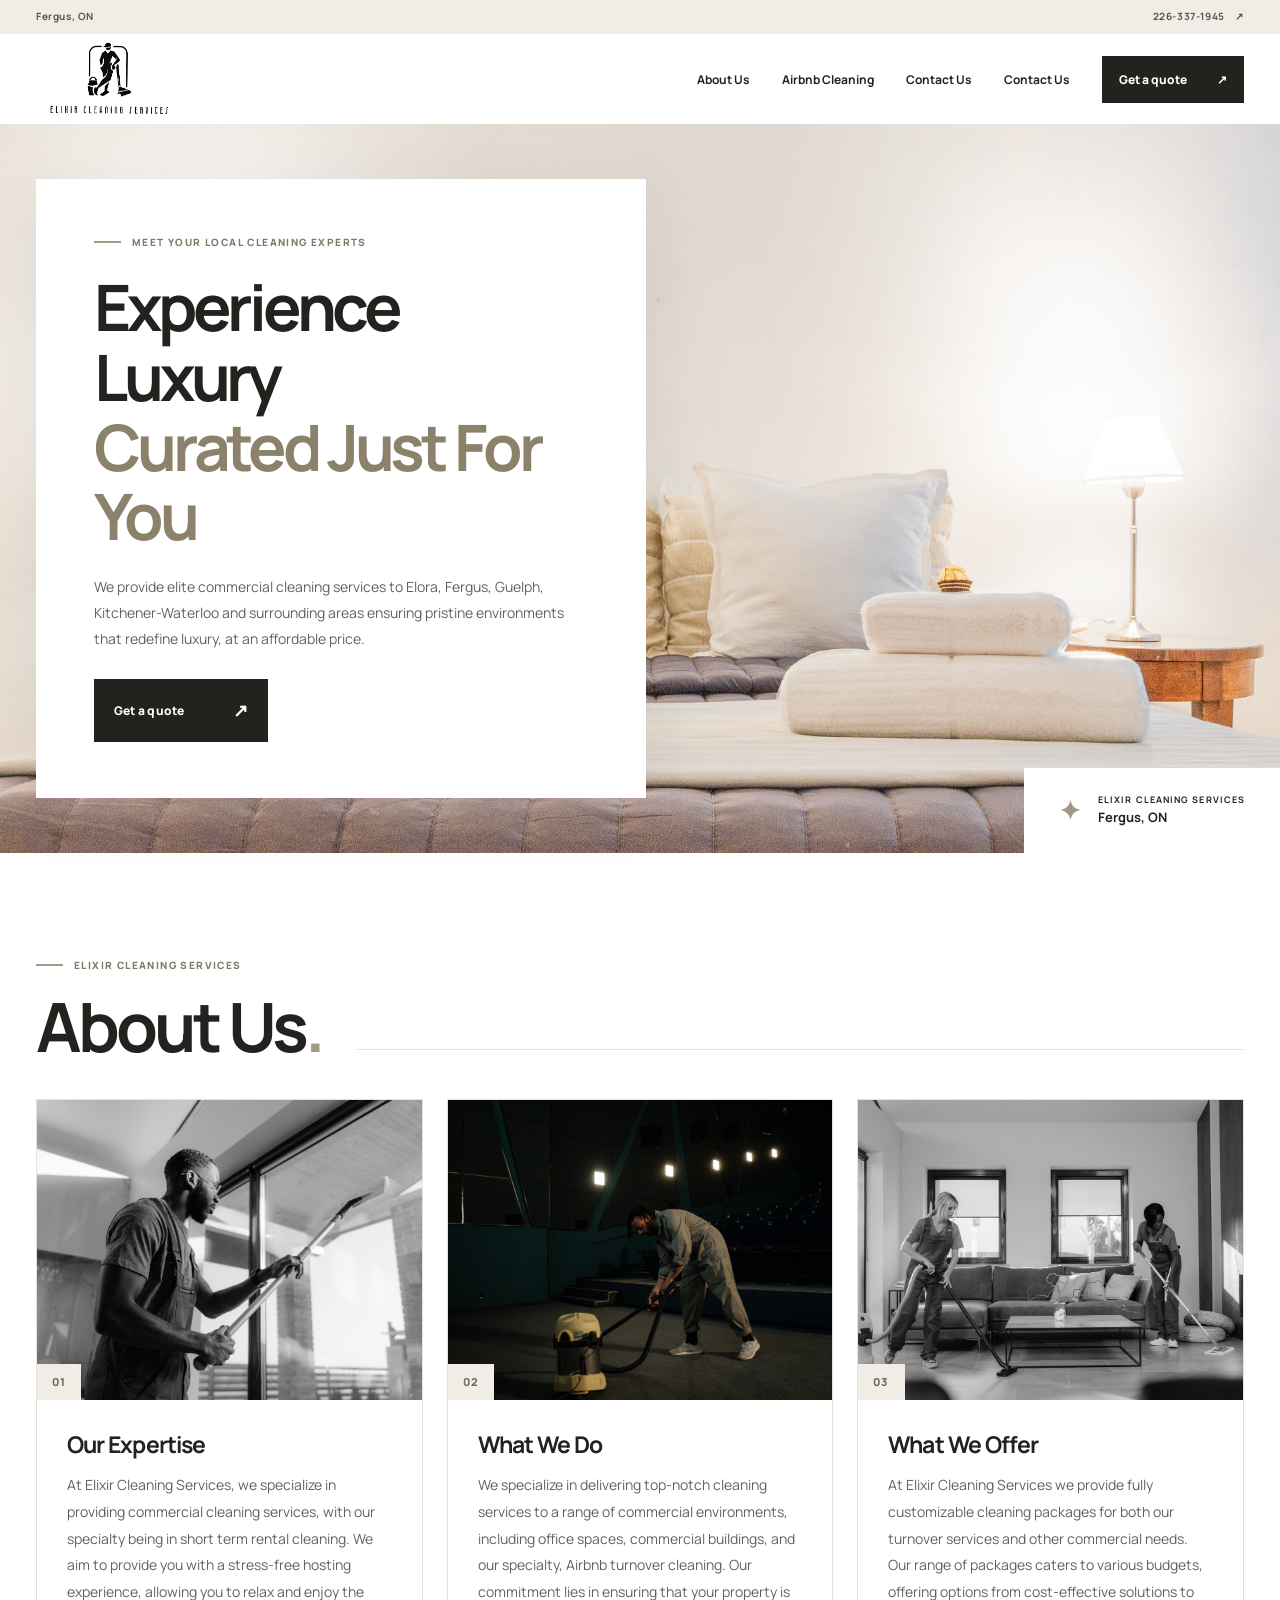
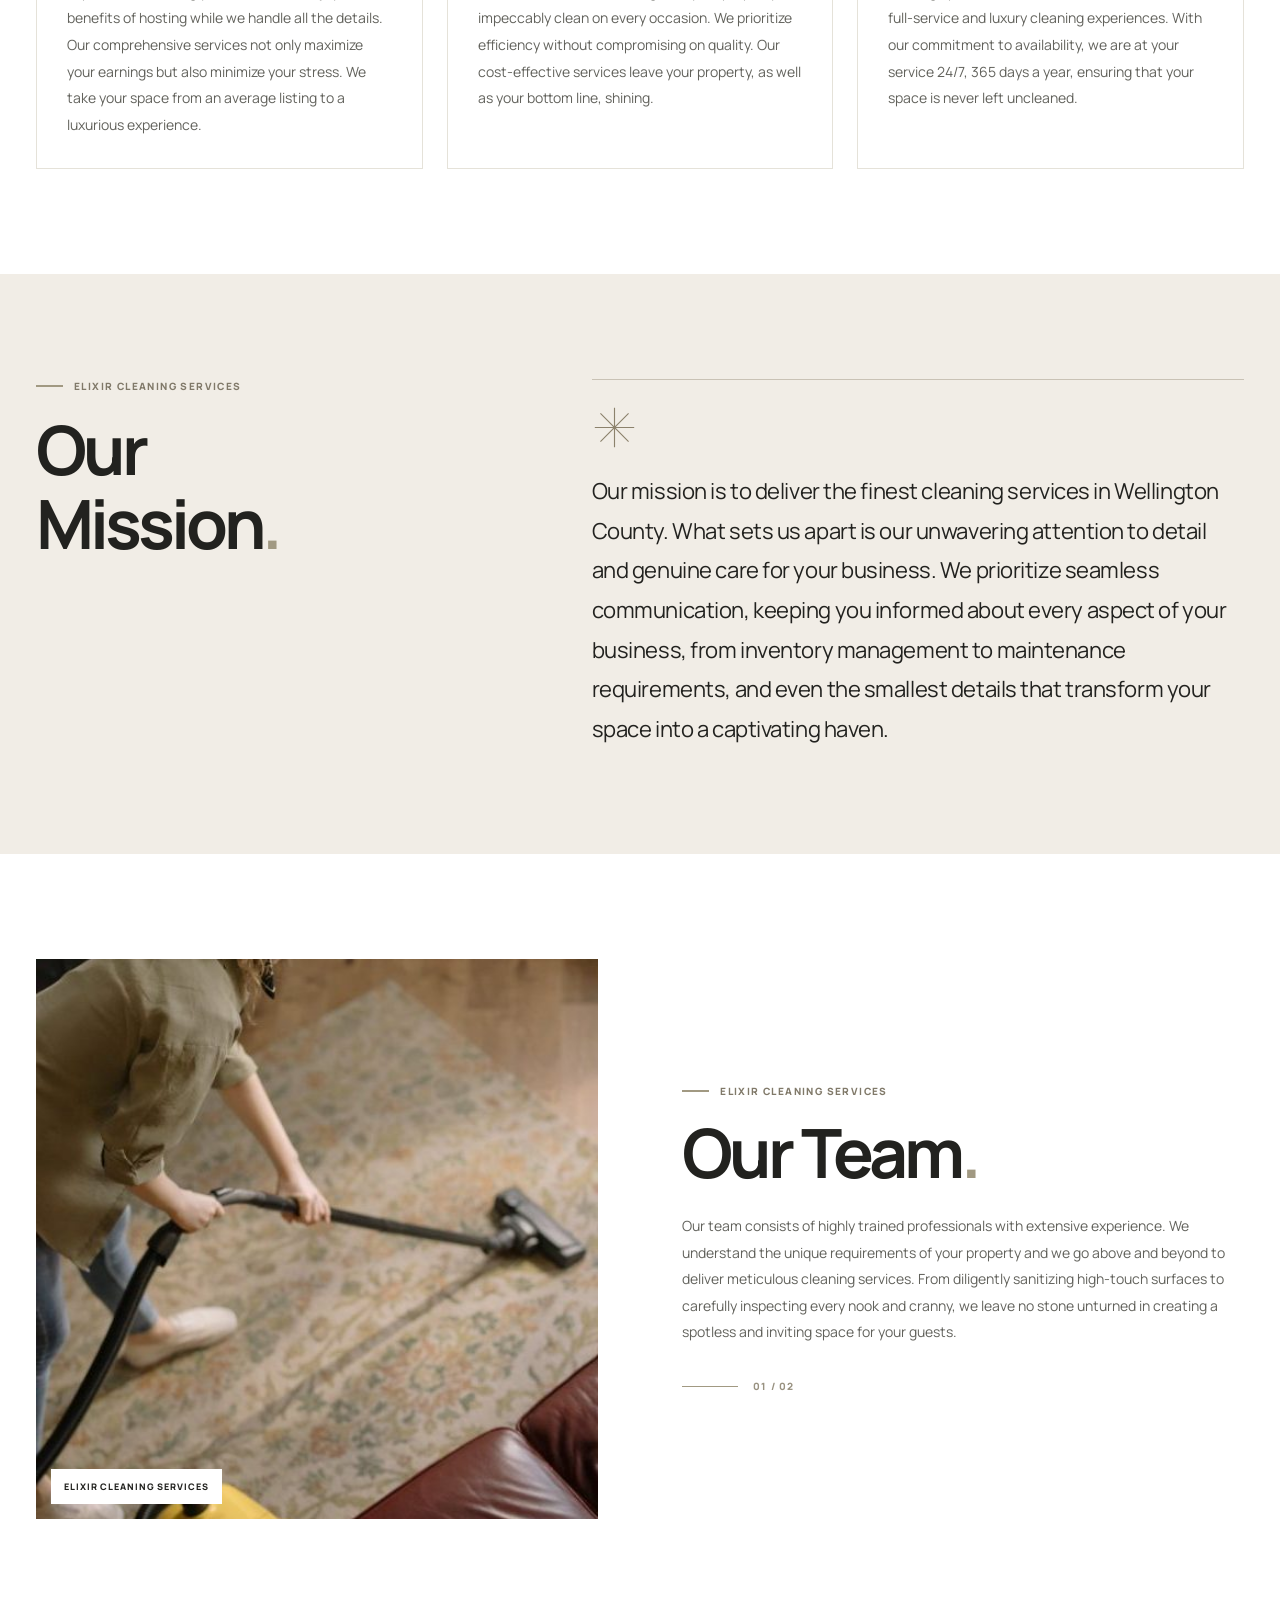
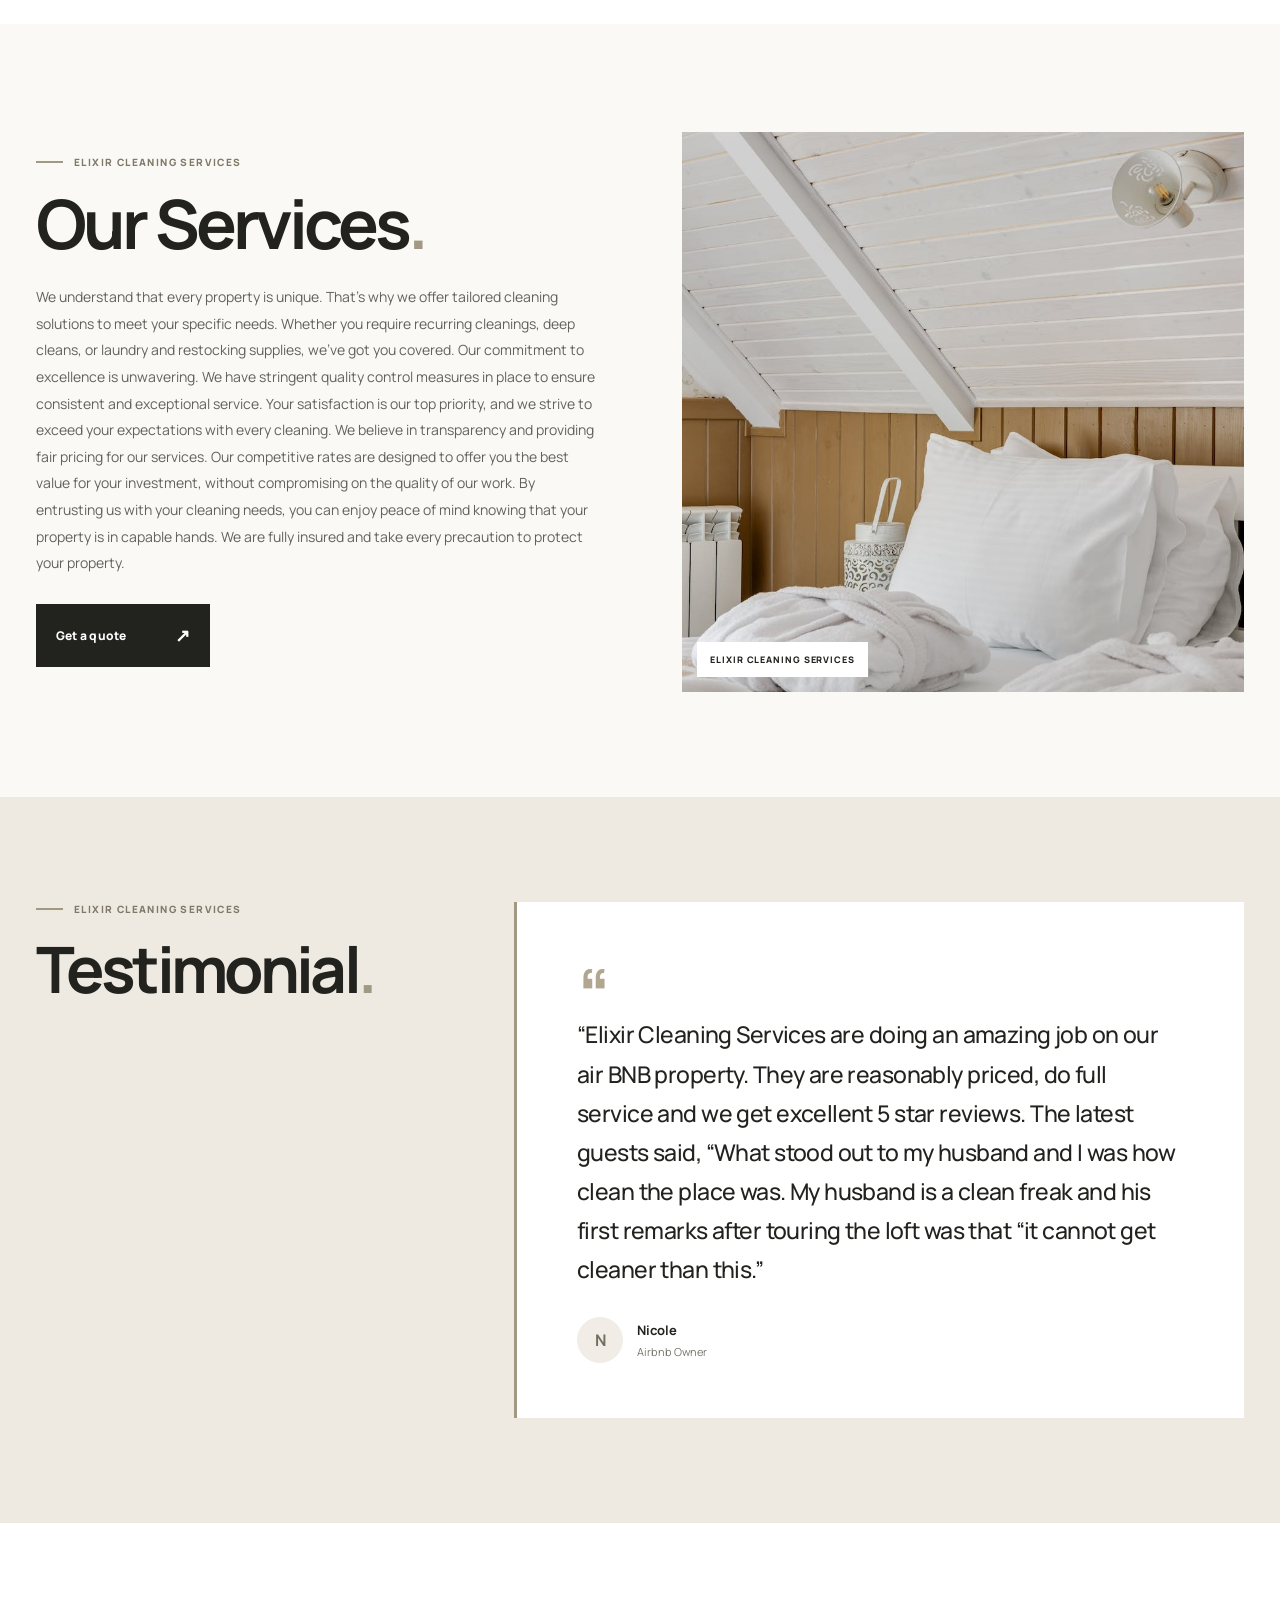
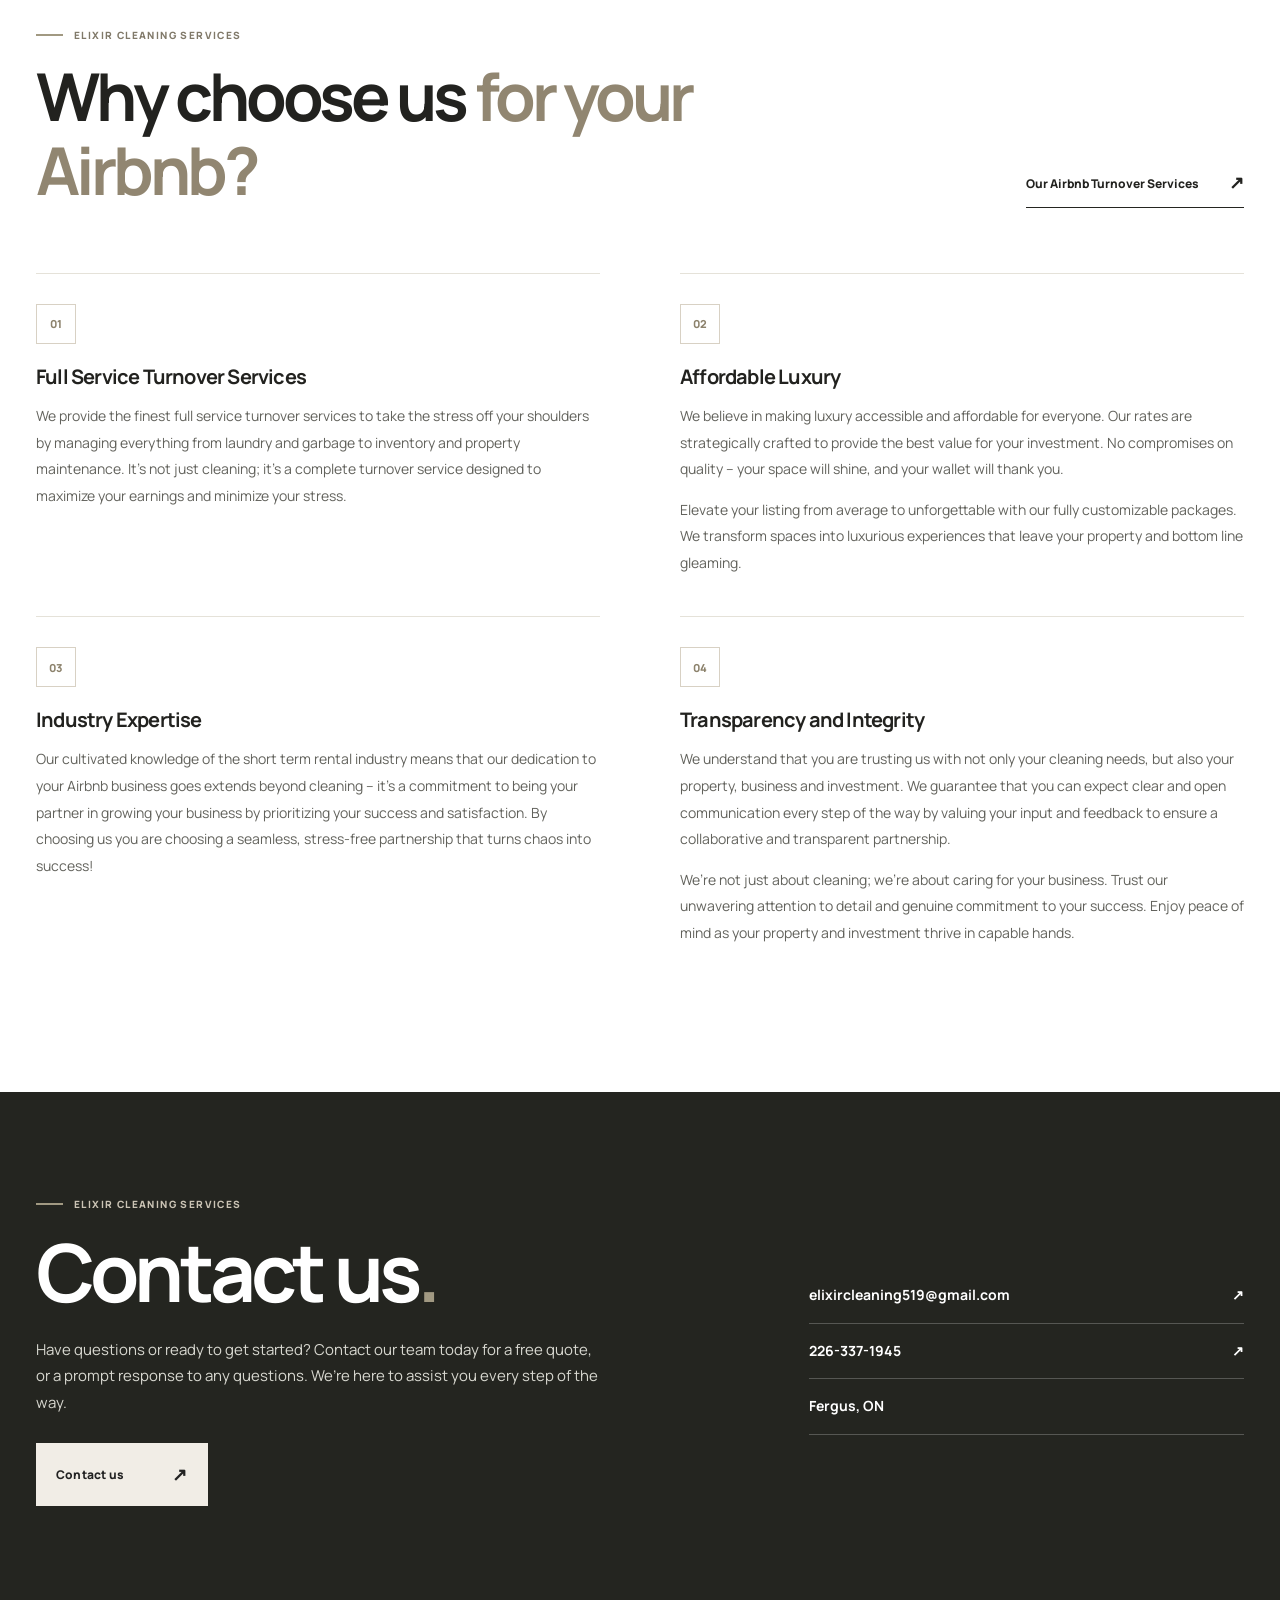
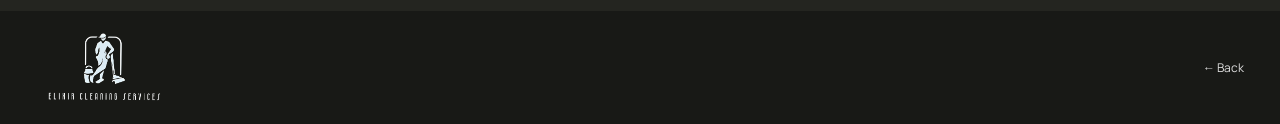
<file: index.html>
<!doctype html>
<html lang="en">
<head>
  <meta charset="utf-8">
  <meta name="viewport" content="width=device-width, initial-scale=1">
  <meta name="robots" content="noindex, nofollow">
  <meta name="description" content="Elixir Cleaning Services provides commercial and short-term rental cleaning in Wellington County and surrounding areas.">
  <title>Elixir Cleaning Services | Experience Luxury Curated Just For You</title>
  <link rel="preload" href="assets/fonts/manrope-400.woff2" as="font" type="font/woff2" crossorigin>
  <link rel="stylesheet" href="css/style.css">
  <script src="js/script.js" defer></script>
</head>
<body>
<a class="skip-link" href="#main">Skip to content</a>
<header class="site-header">
  <div class="utility"><div class="wrap utility-inner"><span>Fergus, ON</span><a href="tel:+12263371945">226-337-1945 <span aria-hidden="true">↗</span></a></div></div>
  <div class="wrap header-inner">
    <a class="brand" href="https://elixircleaningservices.ca/" aria-label="Elixir Cleaning Services home"><img src="assets/logo/elixir-transparent.png" alt="Elixir Cleaning Services" width="215" height="116"></a>
    <button class="menu-toggle" type="button" aria-expanded="false" aria-controls="site-nav"><span class="menu-label">Menu</span><span class="menu-lines" aria-hidden="true"></span></button>
    <nav id="site-nav" aria-label="Main navigation">
      <a href="https://elixircleaningservices.ca/about/">About Us</a><a href="https://elixircleaningservices.ca/why-choose-us/">Airbnb Cleaning</a><a href="https://elixircleaningservices.ca/contact-us/">Contact Us</a><a href="https://elixircleaningservices.ca/contact-us-2/">Contact Us</a>
    </nav>
    <a class="header-quote" href="https://elixircleaningservicesca.wordpress.com/contact-us/">Get a quote <span aria-hidden="true">↗</span></a>
  </div>
</header>
<main id="main">
  <section class="hero" aria-labelledby="hero-title">
    <div class="hero-photo"><img src="assets/images/fred-kleber-7dxe4fizyeu-unsplash-edited.jpg" alt="A luxurious hotel bed with neatly laid towels" fetchpriority="high"></div>
    <div class="wrap hero-wrap"><div class="hero-panel">
      <p class="eyebrow"><span class="eyebrow-mark"></span> MEET YOUR LOCAL CLEANING experts</p>
      <h1 id="hero-title">Experience Luxury <em>Curated Just For You</em></h1>
      <p class="hero-description">We provide elite commercial cleaning services to Elora, Fergus, Guelph, Kitchener-Waterloo and surrounding areas ensuring pristine environments that redefine luxury, at an affordable price.</p>
      <a class="button button-dark" href="https://elixircleaningservicesca.wordpress.com/contact-us/">Get a quote <span aria-hidden="true">↗</span></a>
    </div></div>
    <div class="hero-caption"><span class="caption-icon" aria-hidden="true">✦</span><span>ELIXIR CLEANING SERVICES<br><strong>Fergus, ON</strong></span></div>
  </section>
  <section class="about section-pad" id="about" aria-labelledby="about-title">
    <div class="wrap"><div class="section-heading"><div><p class="eyebrow"><span class="eyebrow-mark"></span> ELIXIR CLEANING SERVICES</p><h2 id="about-title">About Us<span>.</span></h2></div><span class="heading-line" aria-hidden="true"></span></div>
      <div class="about-grid">
        <article class="about-card"><div class="card-image"><img src="assets/images/pexels-tima-miroshnichenko-6195104.jpg" alt="A man cleaning a window" loading="lazy"><span class="card-index">01</span></div><div class="card-copy"><h3>Our Expertise</h3><p>At Elixir Cleaning Services, we specialize in providing commercial cleaning services, with our specialty being in short term rental cleaning. We aim to provide you with a stress-free hosting experience, allowing you to relax and enjoy the benefits of hosting while we handle all the details. Our comprehensive services not only maximize your earnings but also minimize your stress. We take your space from an average listing to a luxurious experience.</p></div></article>
        <article class="about-card"><div class="card-image"><img src="assets/images/pexels-cottonbro-studio-8273523.jpg" alt="Cleaning a commercial space" loading="lazy"><span class="card-index">02</span></div><div class="card-copy"><h3>What We Do</h3><p>We specialize in delivering top-notch cleaning services to a range of commercial environments, including office spaces, commercial buildings, and our specialty, Airbnb turnover cleaning. Our commitment lies in ensuring that your property is impeccably clean on every occasion. We prioritize efficiency without compromising on quality. Our cost-effective services leave your property, as well as your bottom line, shining.</p></div></article>
        <article class="about-card"><div class="card-image"><img src="assets/images/pexels-tima-miroshnichenko-6195274.jpg" alt="A cleaning professional at work" loading="lazy"><span class="card-index">03</span></div><div class="card-copy"><h3>What We Offer</h3><p>At Elixir Cleaning Services we provide fully customizable cleaning packages for both our turnover services and other commercial needs. Our range of packages caters to various budgets, offering options from cost-effective solutions to full-service and luxury cleaning experiences. With our commitment to availability, we are at your service 24/7, 365 days a year, ensuring that your space is never left uncleaned.</p></div></article>
      </div>
    </div>
  </section>
  <section class="mission section-pad" aria-labelledby="mission-title"><div class="wrap mission-inner"><div class="mission-title"><p class="eyebrow"><span class="eyebrow-mark"></span> ELIXIR CLEANING SERVICES</p><h2 id="mission-title">Our<br>Mission<span>.</span></h2></div><div class="mission-copy"><span class="mission-icon" aria-hidden="true"><svg viewBox="0 0 48 48" fill="none"><path d="M24 3v42M3 24h42M9 9l30 30M39 9 9 39" stroke="currentColor" stroke-width="1.2"/></svg></span><p>Our mission is to deliver the finest cleaning services in Wellington County. What sets us apart is our unwavering attention to detail and genuine care for your business. We prioritize seamless communication, keeping you informed about every aspect of your business, from inventory management to maintenance requirements, and even the smallest details that transform your space into a captivating haven.</p></div></div></section>
  <section class="team section-pad" aria-labelledby="team-title"><div class="wrap team-layout"><div class="team-photo"><img src="assets/images/pexels-cottonbro-studio-4107286-e1702835854366.jpg" alt="A cleaning professional at work" loading="lazy"><span class="photo-tag">ELIXIR CLEANING SERVICES</span></div><div class="team-copy"><p class="eyebrow"><span class="eyebrow-mark"></span> ELIXIR CLEANING SERVICES</p><h2 id="team-title">Our Team<span>.</span></h2><p>Our team consists of highly trained professionals with extensive experience. We understand the unique requirements of your property and we go above and beyond to deliver meticulous cleaning services. From diligently sanitizing high-touch surfaces to carefully inspecting every nook and cranny, we leave no stone unturned in creating a spotless and inviting space for your guests.</p><div class="line-detail" aria-hidden="true"><span></span><span>01 / 02</span></div></div></div></section>
  <section class="services section-pad" aria-labelledby="services-title"><div class="wrap services-layout"><div class="services-copy"><p class="eyebrow"><span class="eyebrow-mark"></span> ELIXIR CLEANING SERVICES</p><h2 id="services-title">Our Services<span>.</span></h2><p>We understand that every property is unique. That’s why we offer tailored cleaning solutions to meet your specific needs. Whether you require recurring cleanings, deep cleans, or laundry and restocking supplies, we’ve got you covered. Our commitment to excellence is unwavering. We have stringent quality control measures in place to ensure consistent and exceptional service. Your satisfaction is our top priority, and we strive to exceed your expectations with every cleaning. We believe in transparency and providing fair pricing for our services. Our competitive rates are designed to offer you the best value for your investment, without compromising on the quality of our work. By entrusting us with your cleaning needs, you can enjoy peace of mind knowing that your property is in capable hands. We are fully insured and take every precaution to protect your property.</p><a class="button button-dark" href="https://elixircleaningservicesca.wordpress.com/contact-us/">Get a quote <span aria-hidden="true">↗</span></a></div><div class="services-photo"><img src="assets/images/pexels-photo-7746574-1.jpeg" alt="A neatly prepared bed" loading="lazy"><span class="photo-tag">ELIXIR CLEANING SERVICES</span></div></div></section>
  <section class="testimonial section-pad" aria-labelledby="testimonial-title"><div class="wrap testimonial-layout"><div class="testimonial-heading"><p class="eyebrow"><span class="eyebrow-mark"></span> ELIXIR CLEANING SERVICES</p><h2 id="testimonial-title">Testimonial<span>.</span></h2></div><blockquote><div class="quote-mark" aria-hidden="true">“</div><p>“Elixir Cleaning Services are doing an amazing job on our air BNB property. They are reasonably priced, do full service and we get excellent 5 star reviews. The latest guests said, “What stood out to my husband and I was how clean the place was. My husband is a clean freak and his first remarks after touring the loft was that “it cannot get cleaner than this.”</p><footer><span class="review-avatar" aria-hidden="true">N</span><span><strong>Nicole</strong><small>Airbnb Owner</small></span></footer></blockquote></div></section>
  <section class="why section-pad"><div class="wrap"><div class="why-heading"><div><p class="eyebrow"><span class="eyebrow-mark"></span> ELIXIR CLEANING SERVICES</p><h2>Why choose us <em>for your Airbnb?</em></h2></div><a class="text-link" href="https://elixircleaningservices.ca/why-choose-us/">Our Airbnb Turnover Services <span aria-hidden="true">↗</span></a></div><div class="why-grid">
        <article><span class="why-number">01</span><h3>Full Service Turnover Services</h3><p>We provide the finest full service turnover services to take the stress off your shoulders by managing everything from laundry and garbage to inventory and property maintenance. It’s not just cleaning; it’s a complete turnover service designed to maximize your earnings and minimize your stress.</p></article>
        <article><span class="why-number">02</span><h3>Affordable Luxury</h3><p>We believe in making luxury accessible and affordable for everyone. Our rates are strategically crafted to provide the best value for your investment. No compromises on quality – your space will shine, and your wallet will thank you.</p><p>Elevate your listing from average to unforgettable with our fully customizable packages. We transform spaces into luxurious experiences that leave your property and bottom line gleaming.</p></article>
        <article><span class="why-number">03</span><h3>Industry Expertise</h3><p>Our cultivated knowledge of the short term rental industry means that our dedication to your Airbnb business goes extends beyond cleaning – it’s a commitment to being your partner in growing your business by prioritizing your success and satisfaction. By choosing us you are choosing a seamless, stress-free partnership that turns chaos into success!</p></article>
        <article><span class="why-number">04</span><h3>Transparency and Integrity</h3><p>We understand that you are trusting us with not only your cleaning needs, but also your property, business and investment. We guarantee that you can expect clear and open communication every step of the way by valuing your input and feedback to ensure a collaborative and transparent partnership.</p><p>We’re not just about cleaning; we’re about caring for your business. Trust our unwavering attention to detail and genuine commitment to your success. Enjoy peace of mind as your property and investment thrive in capable hands.</p></article></div></div></section>
  <section class="contact section-pad" id="contact"><div class="wrap contact-layout"><div><p class="eyebrow"><span class="eyebrow-mark"></span> ELIXIR CLEANING SERVICES</p><h2>Contact us<span>.</span></h2><p class="contact-intro">Have questions or ready to get started? Contact our team today for a free quote, or a prompt response to any questions. We’re here to assist you every step of the way.</p><a class="button button-light" href="https://elixircleaningservices.ca/contact-us/">Contact us <span aria-hidden="true">↗</span></a></div><div class="contact-links"><a href="mailto:elixircleaning519@gmail.com">elixircleaning519@gmail.com <span>↗</span></a><a href="tel:+12263371945">226-337-1945 <span>↗</span></a><p>Fergus, ON</p></div></div></section>
</main>
<footer class="footer"><div class="wrap footer-inner"><a class="footer-brand" href="https://elixircleaningservices.ca/"><img src="assets/logo/elixir-transparent.png" alt="Elixir Cleaning Services" width="180" height="97"></a><a href="https://elixircleaningservices.ca/">← Back</a></div></footer>
<a class="mobile-call" href="tel:+12263371945" aria-label="Call Elixir Cleaning Services">Call <span aria-hidden="true">↗</span></a>
</body>
</html>
</file>
<file: css/style.css>
@font-face{font-family:Manrope;src:url('../assets/fonts/manrope-400.woff2') format('woff2');font-weight:400;font-display:swap}@font-face{font-family:Manrope;src:url('../assets/fonts/manrope-500.woff2') format('woff2');font-weight:500;font-display:swap}@font-face{font-family:Manrope;src:url('../assets/fonts/manrope-600.woff2') format('woff2');font-weight:600;font-display:swap}@font-face{font-family:Manrope;src:url('../assets/fonts/manrope-700.woff2') format('woff2');font-weight:700;font-display:swap}@font-face{font-family:Manrope;src:url('../assets/fonts/manrope-800.woff2') format('woff2');font-weight:800;font-display:swap}
:root{--ink:#22221f;--muted:#62625c;--primary:#a19982;--sand:#f1ede6;--paper:#fff;--soft:#faf9f6;--line:#e5e2d9}*{box-sizing:border-box}html{scroll-behavior:smooth}body{margin:0;background:var(--paper);color:var(--ink);font-family:Manrope,Arial,sans-serif;line-height:1.75}img{display:block;max-width:100%}a{color:inherit;text-decoration:none}button{font:inherit}p,h1,h2,h3,blockquote{margin:0}p+p{margin-top:1em}.wrap{width:min(calc(100% - 40px),1320px);margin-inline:auto}.skip-link{position:absolute;top:-100px;left:1rem;background:#fff;padding:1rem;z-index:100}.skip-link:focus{top:1rem}a:focus-visible,button:focus-visible{outline:2px solid #766f5b;outline-offset:4px}
.site-header{position:relative;z-index:20;background:white}.utility{background:#f1ede6;color:#55554f}.utility-inner{height:32px;display:flex;align-items:center;justify-content:space-between;font-size:10px;font-weight:700;letter-spacing:.06em}.utility-inner a span{margin-left:8px}.header-inner{height:82px;display:flex;align-items:center;justify-content:space-between;gap:20px}.brand{display:flex;align-items:center;flex:none}.brand img{width:135px;height:72px;object-fit:contain;filter:brightness(0)}.header-quote{display:none}.menu-toggle{display:flex;align-items:center;gap:12px;border:0;background:none;color:var(--ink);padding:12px 0 12px 12px;font-size:11px;font-weight:800;letter-spacing:.12em;text-transform:uppercase;cursor:pointer}.menu-lines{width:24px;height:13px;border-top:1.5px solid;border-bottom:1.5px solid}#site-nav{display:none;position:absolute;top:100%;left:0;right:0;background:#fff;padding:4px 20px 24px;box-shadow:0 15px 20px #00000012}#site-nav.open{display:flex;flex-direction:column}#site-nav a{padding:14px 0;border-bottom:1px solid var(--line);font-size:13px;font-weight:700}#site-nav a:hover{color:#8b8069}
.hero{position:relative;background:var(--sand);padding-bottom:24px}.hero-photo{height:330px;overflow:hidden}.hero-photo img{width:100%;height:100%;object-fit:cover;object-position:center 62%}.hero-wrap{position:relative}.hero-panel{position:relative;background:#fff;padding:32px 25px 36px;margin-top:-42px;box-shadow:0 16px 40px #4f493714}.eyebrow{text-transform:uppercase;display:flex;align-items:center;gap:11px;color:#807969;font-size:10px;font-weight:800;letter-spacing:.14em;line-height:1.4}.eyebrow-mark{width:27px;height:2px;background:var(--primary);flex:none}.hero h1{font-weight:700;font-size:clamp(38px,10.5vw,68px);line-height:1.09;letter-spacing:-.065em;margin:23px 0}.hero h1 em{display:block;font-style:normal;color:#8c826c}.hero-description{font-size:14px;line-height:1.85;color:var(--muted);max-width:520px}.button{display:inline-flex;align-items:center;justify-content:space-between;gap:48px;min-height:58px;padding:16px 20px;font-size:12px;font-weight:800;letter-spacing:.02em;margin-top:27px;transition:background .2s,color .2s}.button span,.text-link span{font-size:18px}.button-dark{background:var(--ink);color:white}.button-dark:hover{background:#746d5d}.hero-caption{display:none}
.section-pad{padding:75px 0}.section-heading{display:flex;justify-content:space-between;align-items:end;gap:35px;margin-bottom:35px}.section-heading h2,.mission h2,.team h2,.services h2,.testimonial h2,.contact h2{font-size:clamp(42px,7vw,68px);line-height:1.08;letter-spacing:-.06em;font-weight:700;margin-top:18px}.section-heading h2 span,.mission h2 span,.team h2 span,.services h2 span,.testimonial h2 span,.contact h2 span{color:var(--primary)}.heading-line{height:1px;background:var(--line);flex:1;margin-bottom:14px}.about-grid{display:grid;gap:25px}.about-card{border:1px solid var(--line);background:#fff}.card-image{height:240px;position:relative;overflow:hidden}.card-image img{width:100%;height:100%;object-fit:cover;transition:transform .5s}.about-card:hover img{transform:scale(1.035)}.card-index{position:absolute;bottom:0;left:0;background:var(--sand);padding:8px 15px;color:#726a59;font-size:11px;letter-spacing:.1em;font-weight:800}.card-copy{padding:25px 22px 30px}.card-copy h3,.why-grid h3{font-size:22px;font-weight:700;letter-spacing:-.04em;line-height:1.25;margin-bottom:14px}.card-copy p,.team-copy>p:not(.eyebrow),.services-copy>p:not(.eyebrow),.why-grid p{font-size:14px;color:var(--muted);line-height:1.9}
.mission{background:var(--sand)}.mission-inner{display:grid;gap:35px}.mission h2{margin-top:20px}.mission-copy{border-top:1px solid #c9c2b5;padding-top:25px}.mission-icon{display:block;width:45px;color:#8c826c;margin-bottom:22px}.mission-icon svg{display:block;width:100%}.mission-copy p{font-size:clamp(17px,2vw,22px);line-height:1.8;letter-spacing:-.02em}.team{background:#fff}.team-layout,.services-layout{display:grid;gap:32px}.team-photo,.services-photo{position:relative;overflow:hidden;height:350px}.team-photo img,.services-photo img{width:100%;height:100%;object-fit:cover}.photo-tag{position:absolute;bottom:15px;left:15px;padding:10px 13px;background:white;font-size:9px;font-weight:800;letter-spacing:.1em}.team h2,.services h2{margin-bottom:24px}.line-detail{display:flex;align-items:center;gap:15px;margin-top:32px;color:#999281;font-size:10px;font-weight:800;letter-spacing:.12em}.line-detail span:first-child{width:56px;height:1px;background:#a19982}.services{background:var(--soft)}.services-photo{margin-top:3px}
.testimonial{background:#eeeae1}.testimonial-layout{display:grid;gap:35px}.testimonial-heading h2{font-size:clamp(38px,6vw,64px)}.testimonial blockquote{position:relative;padding:30px 25px 32px;background:white;border-left:3px solid var(--primary)}.quote-mark{color:#b1a790;font-weight:600;font-size:80px;height:58px;line-height:1}.testimonial blockquote>p{font-size:clamp(17px,2vw,23px);font-weight:500;line-height:1.7;letter-spacing:-.025em}.testimonial footer{display:flex;align-items:center;gap:14px;margin-top:28px}.review-avatar{display:grid;place-items:center;width:46px;height:46px;border-radius:50%;background:var(--sand);color:#756d5d;font-weight:700}.testimonial footer strong,.testimonial footer small{display:block}.testimonial footer strong{font-size:13px}.testimonial footer small{font-size:11px;color:#77756d}
.why{background:#fff}.why-heading h2{font-size:clamp(37px,6.5vw,66px);letter-spacing:-.06em;line-height:1.12;max-width:760px;font-weight:700;margin:18px 0 24px}.why-heading h2 em{font-style:normal;color:#918671}.text-link{display:inline-flex;align-items:center;gap:30px;border-bottom:1px solid #242520;padding-bottom:8px;font-weight:800;font-size:12px}.why-grid{display:grid;gap:0;margin-top:45px}.why-grid article{padding:28px 0;border-top:1px solid var(--line)}.why-number{display:inline-grid;place-items:center;width:40px;height:40px;border:1px solid #d8d1c4;color:#8c826c;font-size:11px;font-weight:800;margin-bottom:20px}.why-grid h3{font-size:20px}.contact{background:#242520;color:#fff}.contact .eyebrow{color:#cbc4b5}.contact h2{font-size:clamp(48px,8vw,80px)}.contact-layout{display:grid;gap:40px}.contact-intro{color:#d8d8d0;max-width:570px;margin-top:22px;font-size:15px}.button-light{background:#f1ede6;color:#222}.button-light:hover{background:#a19982;color:white}.contact-links{align-self:center}.contact-links a,.contact-links p{display:flex;justify-content:space-between;gap:14px;border-bottom:1px solid #ffffff3a;padding:15px 0;font-size:14px;font-weight:700;overflow-wrap:anywhere;margin:0}.footer{background:#181916;color:#ddd;padding:20px 0 90px}.footer-inner{display:flex;justify-content:space-between;align-items:center;gap:25px}.footer-brand img{width:135px;height:73px;object-fit:contain}.footer-inner>a:last-child{font-size:12px}.mobile-call{position:fixed;right:15px;bottom:15px;z-index:15;background:#22231f;color:white;padding:12px 18px;font-size:12px;font-weight:800;box-shadow:0 4px 14px #0003}.mobile-call span{margin-left:14px}
@media(min-width:700px){.wrap{width:min(calc(100% - 72px),1320px)}.section-pad{padding:105px 0}.hero-photo{height:460px}.hero-panel{max-width:620px;padding:50px;margin-top:-95px}.hero h1{font-size:60px}.about-grid{grid-template-columns:repeat(3,1fr);gap:15px}.card-image{height:240px}.card-copy{padding:25px 19px 30px}.card-copy h3{font-size:20px}.mission-inner{grid-template-columns:1fr 1.15fr;gap:10%;align-items:start}.mission-copy{padding-top:25px}.team-layout,.services-layout{grid-template-columns:1fr 1fr;gap:7%;align-items:center}.team-photo,.services-photo{height:500px}.services-copy{order:0}.services-photo{order:1}.testimonial-layout{grid-template-columns:1fr 1.8fr;gap:6%;align-items:start}.testimonial blockquote{padding:40px}.why-heading{display:flex;align-items:end;justify-content:space-between;gap:30px}.why-heading h2{margin-bottom:0}.why-grid{grid-template-columns:1fr 1fr;gap:0 55px;margin-top:65px}.why-grid article{padding:30px 0 40px}.contact-layout{grid-template-columns:1.2fr .8fr;gap:10%;align-items:center}.footer{padding:20px 0}.mobile-call{display:none}}
@media(min-width:960px){.utility-inner{height:34px}.header-inner{height:90px}.brand img{width:145px;height:78px}.menu-toggle{display:none}#site-nav,#site-nav.open{position:static;display:flex;flex-direction:row;align-items:center;gap:32px;padding:0;background:none;box-shadow:none;margin-left:auto}#site-nav a{border:0;padding:12px 0;font-size:12px}.header-quote{display:inline-flex;align-items:center;gap:30px;background:#22231f;color:white;padding:13px 17px;margin-left:12px;font-size:12px;font-weight:800}.header-quote:hover{background:#746d5d}.hero{min-height:710px;display:flex;align-items:center;padding:55px 0}.hero-photo{position:absolute;inset:0;height:100%}.hero-photo img{object-position:center 63%}.hero-wrap{z-index:1}.hero-panel{margin:0;max-width:610px;padding:56px 58px;box-shadow:0 18px 60px #2a292016}.hero h1{font-size:clamp(55px,5vw,72px)}.hero-caption{display:flex;align-items:center;gap:16px;position:absolute;right:0;bottom:0;background:#fff;padding:22px 35px;font-size:9px;line-height:1.6;font-weight:700;letter-spacing:.12em}.hero-caption strong{font-size:13px;letter-spacing:0}.caption-icon{font-size:26px;color:var(--primary)}.about-grid{gap:24px}.card-image{height:300px}.card-copy{padding:30px}.card-copy h3{font-size:23px}.mission-inner{grid-template-columns:.8fr 1.2fr}.team-photo,.services-photo{height:560px}.team-copy,.services-copy{max-width:560px}.testimonial blockquote{padding:55px 60px}.why-grid{gap:0 80px}}
@media(max-width:380px){.wrap{width:calc(100% - 32px)}.hero-panel{padding:28px 21px 32px}.hero h1{font-size:37px}.brand img{width:125px}.card-image{height:220px}}
@media(prefers-reduced-motion:reduce){html{scroll-behavior:auto}*{transition:none!important}}
</file>
